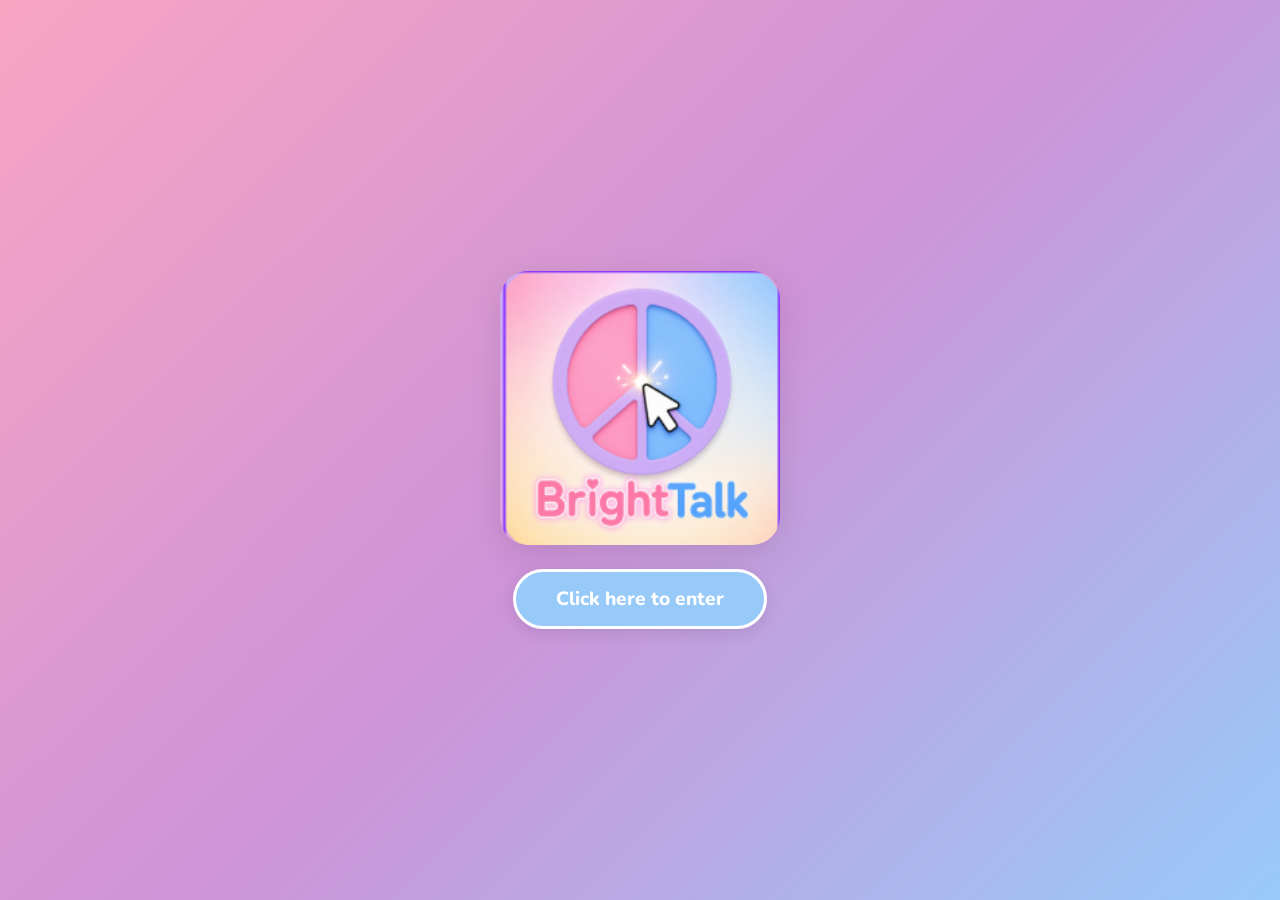
<file: BRIGHTTALK/index.html>
<!DOCTYPE html>
<html lang="en">
    <head>
        <meta charset="UTF-8">
        <meta name="viewport"  content="width=device-width, initial-scale=1.0">
        <title>BrightTalk</title>
        <link rel="stylesheet" href="style.css">
    </head>
    <body>
        <main class="landing">
            <img src="Images/Screenshot 2026-06-15 172137.png" alt="BrightTalk logo" class="logo-large">
            <a href="home.html" class="enter-btn"> Click here to enter</a>
        </main>
    </body>

</html>
</file>
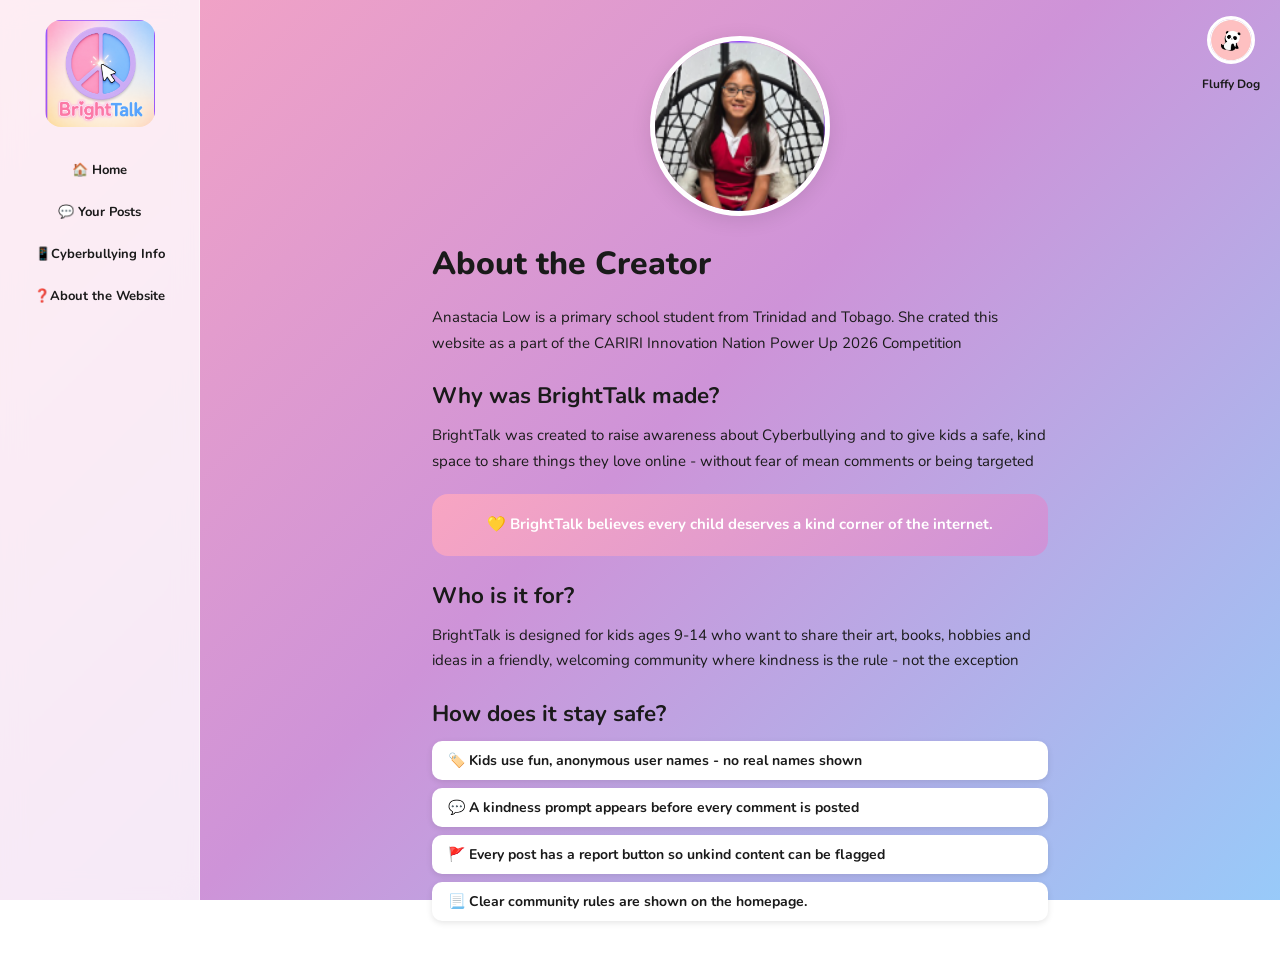
<file: BRIGHTTALK/about.html>
<!DOCTYPE html>
<html>
    <head>
        <meta charset="UTF-8">
        <meta name="viewport" content="width=device-width, initial-scale=1.0">
        <title>BrightTalk-About</title>
        <link rel="stylesheet" href="style.css">
    </head>

    <body>
        
        <div class="layout">

            <!-- SideBar Navigation -->
        <nav class="sidebar">
           <img src="Images/Screenshot 2026-06-15 172137.png" alt="BrightTalk Logo" class="logo-small"> 
           <a href="home.html">🏠 Home</a>
           <a href="forum.html">💬 Your Posts</a>
           <a href="cyberinfo.html">📱Cyberbullying Info</a>
           <a href="about.html">❓About the Website</a>
        </nav>

        <!-- Main Content -->
         <main class="content about-content"> 
            
            <img src="Images/Screenshot 2026-07-05 111158.png" alt="creator-photo" class="creator-photo">
            
            <h1>About the Creator</h1>
            <p>Anastacia Low is a primary school student from Trinidad and Tobago. She crated this website as a part of the CARIRI Innovation Nation Power Up 2026 Competition</p>

            <h2>Why was BrightTalk made?</h2>
            <p>BrightTalk was created to raise awareness about Cyberbullying and to give kids a safe, kind space to share things they love online - without fear of mean comments or being targeted</p>

            <div class="mission-box">
                <p>💛 BrightTalk believes every child deserves a kind corner of the internet.</p>
            </div>

            <h2>Who is it for?</h2>
            <p>BrightTalk is designed for kids ages 9-14 who want to share their art, books, hobbies and ideas in a friendly, welcoming community where kindness is the rule - not the exception</p>
            
            <h2>How does it stay safe?</h2>
            <ul class="safety-list">
                <li>🏷️ Kids use fun, anonymous user names - no real names shown </li>
                <li>💬 A kindness prompt appears before every comment is posted</li>
                <li>🚩 Every post has a report button so unkind content can be flagged</li>
                <li>📃 Clear community rules are shown on the homepage.</li>

            </ul>
         </main>

        <div class="user-avatar">
            <img src="Images/PANDA.png" alt="User avatar">
            <p>Fluffy Dog</p>
         </div>
        </div>

     </body>
</html>
</file>
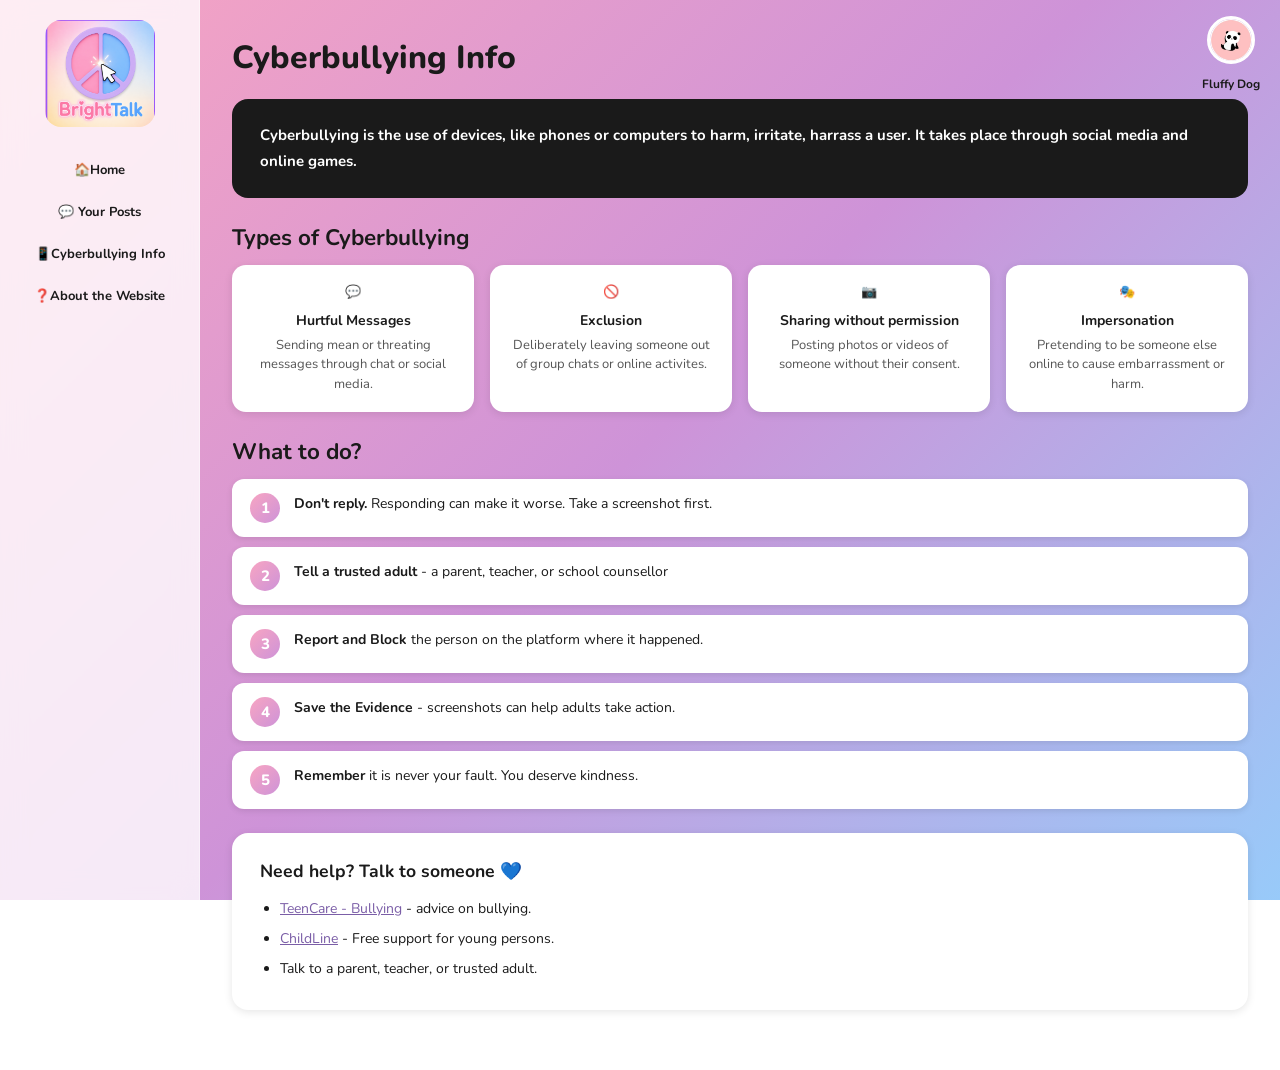
<file: BRIGHTTALK/cyberinfo.html>
<!DOCTYPE html>
<html>
    <head>
        <meta charset="UTF-8">
        <meta name="viewport" content="width=device-width, initial-scale=1.0">
        <title>BrightTalk-CyberInfo</title>
        <link rel="stylesheet" href="style.css">
    </head>

    <body>
        
        <div class="layout">

            <!-- SideBar Navigation -->
        <nav class="sidebar">
           <img src="Images/Screenshot 2026-06-15 172137.png" alt="BrightTalk Logo" class="logo-small"> 
           <a href="home.html">🏠Home</a>
           <a href="forum.html">💬 Your Posts</a>
           <a href="cyberinfo.html">📱Cyberbullying Info</a>
           <a href="about.html">❓About the Website</a>
        </nav>
      
        <!-- Main content -->
            <main class="content">
                <h1>Cyberbullying Info</h1>
                      
                <!-- Definition Box -->
                 <div class="info-box dark">
                    <p>Cyberbullying is the use of devices, like phones or computers to harm, irritate, harrass a user. It takes place through social media and online games. </p>

                 </div>
                   <!-- Types section -->
                    <h2>Types of Cyberbullying</h2>
                    <div class="types-grid">
                        <div class="type-card">
                            <p class="type-icon">💬</p>
                           <h3>Hurtful Messages</h3>
                           <p>Sending mean or threating messages through chat or social media.</p>
                            
                        </div>
                        <div class="type-card">
                            <p class="type-icon">🚫</p>
                            <h3>Exclusion</h3>
                            <p>Deliberately leaving someone out of group chats or online activites.</p>  
                        </div>
                        <div class="type-card">
                            <p class="type-icon">📷</p>
                            <h3>Sharing without permission</h3>
                            <p>Posting photos or videos of someone without their consent.</p>  
                        </div>
                        <div class="type-card">
                            <p class="type-icon">🎭</p>
                            <h3>Impersonation</h3>
                            <p>Pretending to be someone else online to cause embarrassment or harm.</p>
                        </div>
                    </div>
                        <!-- What to do section -->
                        <h2>What to do?</h2>
                            <div class="steps-list">
                                <div class="steps-item">
                                    <span class="step-number">1</span>
                                    <p><strong>Don't reply.</strong> Responding can make it worse. Take a screenshot first.</p>
                                </div>
                                <div class="steps-item">
                                    <span class="step-number">2</span>
                                    <p><strong>Tell a trusted adult</strong> - a parent, teacher, or school counsellor </p>
                                </div>
                                <div class="steps-item">
                                    <span class="step-number">3</span>
                                    <p><strong>Report and Block</strong> the person on the platform where it happened. </p>
                                </div>

                                <div class="steps-item">
                                    <span class="step-number">4</span>
                                    <p><strong>Save the Evidence</strong> - screenshots can help adults take action.</p>
                                </div>

                                <div class="steps-item">
                                    <span class="step-number">5</span>
                                    <p><strong>Remember</strong> it is never your fault. You deserve kindness.</p>
                                </div>    
                            </div>
     
    <!-- HELP RESOURCES -->
     <div class="info-box light">
       <h3>Need help? Talk to someone 💙 </h3>
       <ul>
        <li><a href="https:///health.gov.tt/teencarett/topics/bullying" target="_blank">TeenCare - Bullying</a> - advice on bullying.</li>
        <li><a href="https://childlinett.org" target="_blank">ChildLine</a> - Free support for young persons.</li>
        <li>Talk to a parent, teacher, or trusted adult.</li>
       </ul>
     </div>

            </main>
                    <!-- User Avatar (top right) -->
         <div class="user-avatar">
            <img src="Images/PANDA.png" alt="User avatar">
            <p>Fluffy Dog</p>
         </div>
      </div>
   </body>   
</html>
</file>
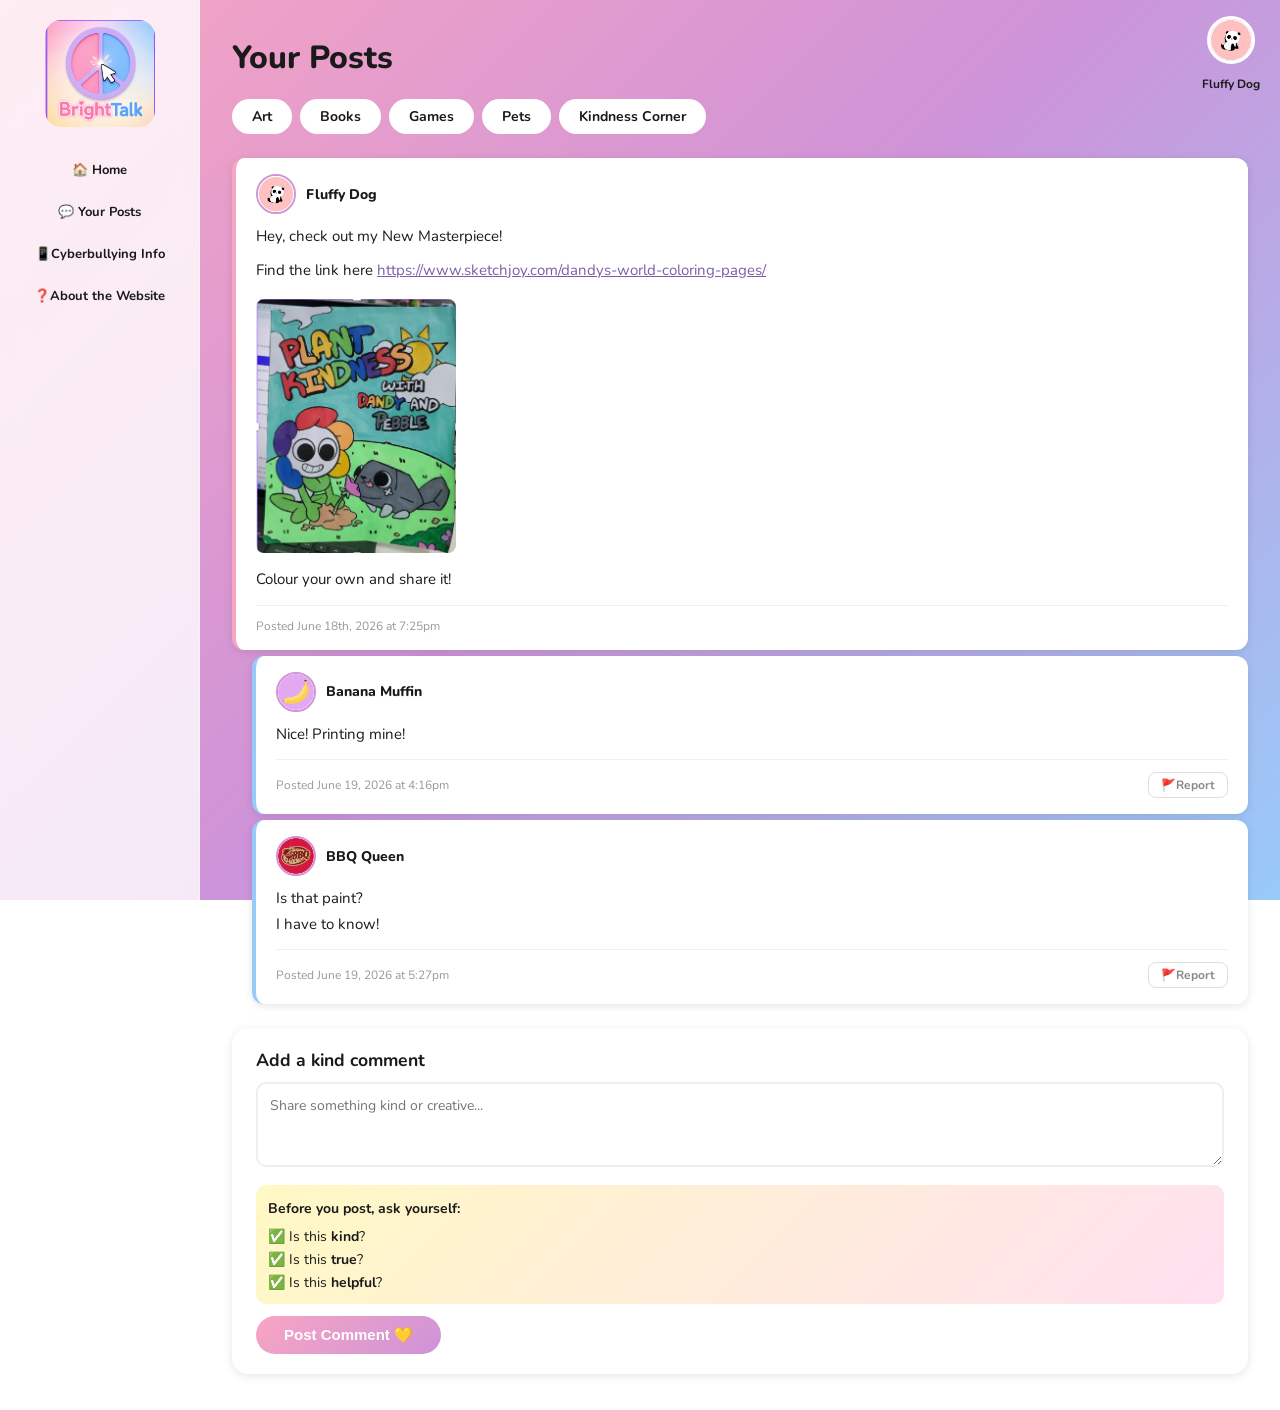
<file: BRIGHTTALK/Forum.html>
<!DOCTYPE html>
<html>
    <head>
        <meta charset="UTF-8">
        <meta name="viewport" content="width=device-width, initial-scale=1.0">
        <title>BrightTalk-Your Post</title>
        <link rel="stylesheet" href="style.css">
    </head>

    <body>
        
        <div class="layout">

            <!-- SideBar Navigation -->
        <nav class="sidebar">
           <img src="Images/Screenshot 2026-06-15 172137.png" alt="BrightTalk Logo" class="logo-small"> 
           <a href="home.html">🏠 Home</a>
           <a href="forum.html">💬 Your Posts</a>
           <a href="cyberinfo.html">📱Cyberbullying Info</a>
           <a href="about.html">❓About the Website</a>
        </nav>

        <!-- Main Content -->
        <main class="content">
         <h1>Your Posts</h1>

            <!-- Category Tabs -->
             <div class="category-tabs">
                <button class="tab Active">Art</button>
                <button class="tab">Books</button>
                <button class="tab">Games</button>
                <button class="tab">Pets</button>
                <button class="tab">Kindness Corner</button>
             </div>

             <!-- Post 1 -->
             <div class="post">
                    <div class="post-header">
                        <img src="Images/PANDA.png" alt="Fluffy Dog" class="post-avatar">
                        <strong class="post-username">Fluffy Dog</strong>
                    </div>
                    <div class="post-body">
                        <p>Hey, check out my New Masterpiece!</p>
                        <p>Find the link here <a href="https://www.sketchjoy.com/dandys-world-coloring-pages/" target="_blank">https://www.sketchjoy.com/dandys-world-coloring-pages/</a></p>
                        <img src="Images/Dandy & Pebble.png" alt="Dandy & Pebble" class="post-image">
                        <p>Colour your own and share it!</p>
                    </div>        
                    <div class="post-footer">
                        <span class="post-time">Posted June 18th, 2026 at 7:25pm</span>
                    </div>
                </div>
                    <!-- Reply 1 -->
                    <div class="post reply">
                        <div class="post-header">
                            <img src="Images/Banana.png" alt="Banana Muffin" class="post-avatar">
                            <strong class="post-username">Banana Muffin</strong>
                        </div>
                        <div class="post-body">
                            <p>Nice! Printing mine!</p>
                        </div>
                        <div class="post-footer">
                            <span class="post-time">Posted June 19, 2026 at 4:16pm</span>
                            <button class="report-btn" onclick="reportPost"(this)>🚩Report</button>
                        </div> 
                    </div>
                    <!-- Reply 2 -->
                    <div class="post reply">
                        <div class="post-header">
                            <img src="Images/BBQ.png" alt="BBQ Queen" class="post-avatar">
                            <strong class="post-username">BBQ Queen</strong>
                        </div>
                        <div class="post-body">
                            <p>Is that paint? <br> I have to know!</p>
                        </div>
                        <div class="post-footer">
                            <span class="post-time">Posted June 19, 2026 at 5:27pm</span>
                            <button class="report-btn" onclick="reportPost"(this)>🚩Report</button>
                        </div>
                        </div>
                                
                    <!-- Comment Form -->
                    <div class="comment-form">
                        <h3>Add a kind comment</h3>
                            <textarea id="comment-input" placeholder="Share something kind or creative..." rows="3"></textarea>
                                <div class="kindness-prompt" id="kindness-prompt">
                                <p>Before you post, ask yourself:</p>
                                <ul>
                                    <li>✅ Is this <strong>kind</strong>?</li>
                                    <li>✅ Is this <strong>true</strong>?</li>
                                    <li>✅ Is this <strong>helpful</strong>?</li>
                                    </ul>
                                </div>
                                <button class="post-btn" onclick="submitComment()">Post Comment 💛</button>
                    </div>
        </main>

        <!-- User Avatar (top right) -->
         <div class="user-avatar">
            <img src="Images/PANDA.png" alt="User avatar">
            <p>Fluffy Dog</p>
         </div>














        </div>
    </body>
</html>
</file>
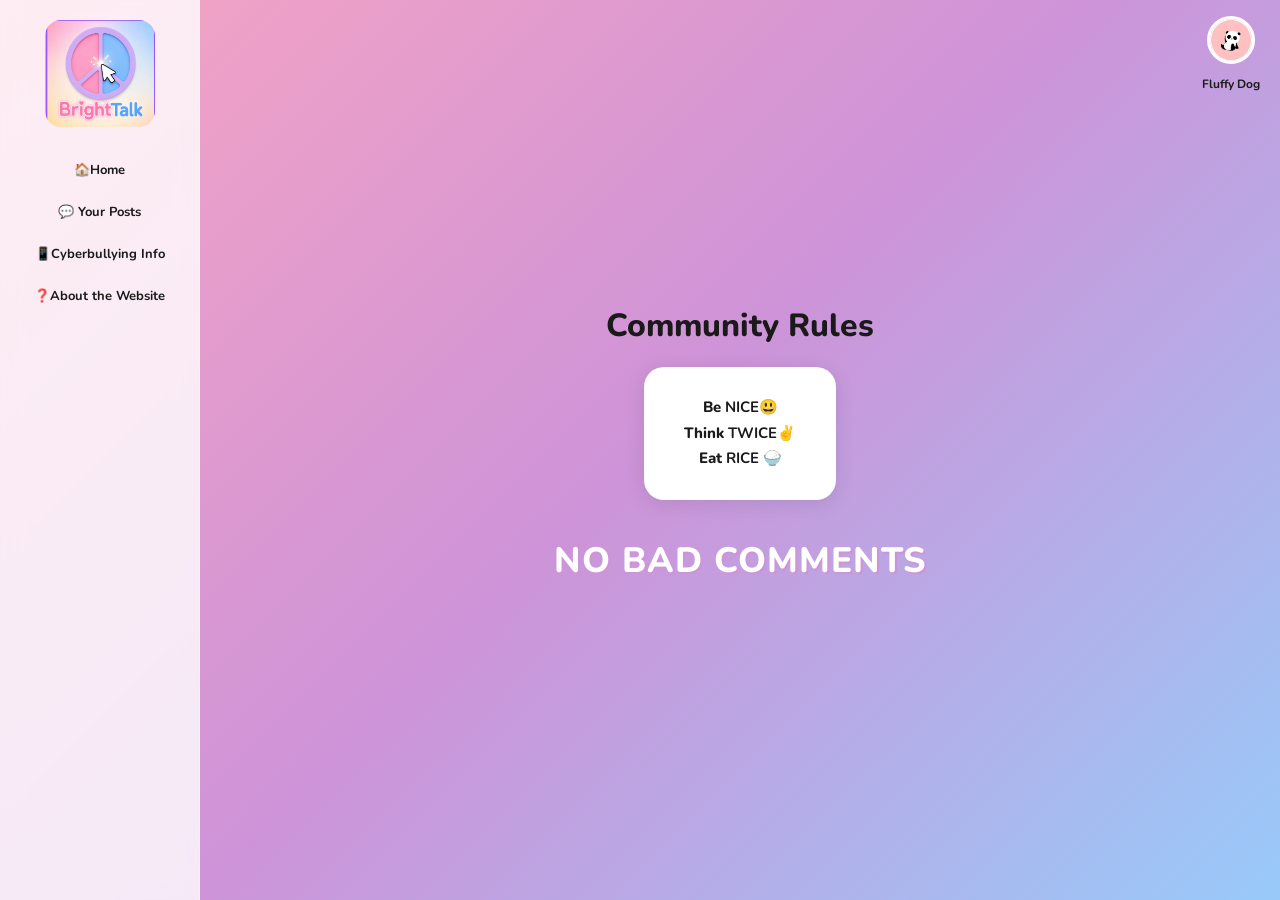
<file: BRIGHTTALK/home.html>
<!DOCTYPE html>
<html>
    <head>
        <meta charset="UTF-8">
        <meta name="viewport" content="width=device-width, initial-scale=1.0">
        <title>BrightTalk-Home</title>
        <link rel="stylesheet" href="style.css">
    </head>

    <body>
        
        <div class="layout">

            <!-- SideBar Navigation -->
        <nav class="sidebar">
           <img src="Images/Screenshot 2026-06-15 172137.png" alt="BrightTalk Logo" class="logo-small"> 
           <a href="home.html">🏠Home</a>
           <a href="forum.html">💬 Your Posts</a>
           <a href="cyberinfo.html">📱Cyberbullying Info</a>
           <a href="about.html">❓About the Website</a>
        </nav>
   

                <!-- MainContent -->
         <main class="content home">
            <h1>Community Rules</h1>

            <div class="rules-box">
                <p>Be <strong>NICE</strong>😃</p>
                <p>Think <strong>TWICE</strong>✌️</p>
                <p>Eat <strong>RICE</strong> 🍚</p>
                 </div>
                <h2 class="no-bad">NO BAD COMMENTS</h2>

           
         </main>

         <!-- User Avatar -->
          <div class="user-avatar">
            <img src="Images/PANDA.png" alt="Your Avatar">
            <p>Fluffy Dog</p>
        </div>
      </div>
    </body>
</html>
</file>
<file: BRIGHTTALK/style.css>
/* GOOOOOOOOOOOOOOOOOOOOOOOOOOOOOOOOOOOGLE */
@import url('https://fonts.googleapis.com/css2?family=Nunito:ital,wght@400;700;800&display=swap');


/* Color Variations */
:root{
    --pink:     #f8a5c2;    
    --lavender: #ce93d8;
    --blue:     #98caf9;
    --white:    #ffffff;
    --dark:     #1a1a1a;
    --sidebar:  #ffffffcc;
    --shadow:   rgba(0,0,0,0.1);

}

*{
    margin: 0;
    padding: 0;
    box-sizing: border-box;
}

body{
    font-family: 'Nunito',sans-serif;
    min-height: 100vh;
    background: linear-gradient(135deg,
        var(--pink)     0%,
        var(--lavender) 50%,
        var(--blue)     100%);
    background-attachment: fixed;
    color: var(--dark);

}


/* LANDING PAGE */
.landing{
    display: flex;
    flex-direction: column;
    align-items: center;
    justify-content: center;
    min-height: 100vh;
    gap: 24px;
    text-align: center;
    padding: 20px;
}


.logo-large{
    width: 280px;
    border-radius:28px ;
    box-shadow: 0 8px 32px var(--shadow);

}

.enter-btn{
    display: inline-block;
    background: var(--blue);
    color: var(--white);
    font-family: 'Nunito', sans-serif;
    font-size: 1.2rem;
    font-weight: 800;
    padding: 14px 40px;
    border-radius: 50px;
    text-decoration: none;
    border: 3px solid var(--white);
    transition: transform 0.2s, background 0.2s;
    box-shadow: 0 4px 16px var(--shadow);

}

.enter-btn:hover{
    background: var(--pink);
    transform: scale(1.05);
}


/* INNER PAGES LAYOUT */

.layout{
    display: flex;
    min-height: 100vh;
    position: relative;
}

.sidebar{
    width: 200px;
    min-height: 100vh;
    background: var(--sidebar);
    backdrop-filter: blur(12px);
    -webkit-backdrop-filter: blur(12px);
    display: flex;
    flex-direction: column;
    align-items: center;
    padding: 20px 10px;
    gap: 4px;
    position: sticky;
    top: 0;
    align-self: flex-start;
    flex-shrink: 0;
    border-right: 1px solid rgba(255,255,255,0.4);
}

.logo-small{
    width: 110px;
    margin-bottom: 20px;
    border-radius: 16px;
}
 .sidebar a {
    text-decoration: none;
    color: var(--dark);
    font-size: 13px;
    font-weight:700 ;
    padding: 10px 12px;
    border-radius:12px;
    width: 100%;
    text-align: center;
    transition: background 0.2s, color 0.2s;
 }

 .sidebar a:hover{
    background: var(--pink);
    color: var(--white);
 }

 /* Main Content */

.content{
    padding: 36px 32px;
    flex: 1;
    min-width: 0;
}

/* User Avatar (Top Right) */
.user-avatar{
    position: fixed;
    top: 16px;
    right: 20px;
    text-align: center;
}

.user-avatar img{
    width: 48px;
    height: 48px;
    border-radius: 50%;
    border: 3px solid var(--white);
    object-fit: cover;
}

.user-avatar p{
    font-size: 12px;
    font-weight: 700;
    color:  var(--dark);
    margin-top: 4px;
}

/* Typography */
h1{
    font-size: 2rem;
    font-weight: 800;
    color: var(--dark);
    margin-bottom: 20px;
}

h2{
    font-size: 1.4rem;
    font-weight: 700;
    color: var(--dark);
    margin: 24px 0 12px;
}

h3{
    font-size: 1.1rem;
    font-weight: 700;
    color: var(--dark);
    margin-bottom: 10px;
}

p{
    font-size: 15px;
    line-height: 1.7;
}

a{
    color: #7b5ea7;
}

/* HOMEPAGE - COMMUNITY RULES */
.content.home{
    display: flex;
    flex-direction: column;
    align-items: center;
    justify-content: center;
    text-align: center;
}

.rules-box{
    background: var(--white);
    border-radius: 20px;
    padding: 28px 40px;
    font-size: 1.8rem;
    font-weight: 800;
    line-height: 2;
    display: inline-block;
    margin-bottom: 20px;
    box-shadow: 0 4px 20px var(--shadow);
}

.no-bad{
    font-size: 2.2rem;
    font-weight: 800;
    color: var(--white);
    text-shadow: 2px 2px 0px var(--lavender);
    margin-top: 16px;
    letter-spacing: 1px;
}

/* FORUM PAGE */

/* CATEGORY TABS */
.category-tabs{
    display: flex;
    flex-wrap: wrap;
    gap: 8px;
    margin-bottom: 24px;
}

.tab{
    background: var(--white);
    border: 2px solid transparent;
    border-radius: 50px;
    padding: 6px 18px;
    font-family: 'Nunito', sans-serif;
    font-size: 14px;
    font-weight: 700;
    cursor: pointer;
    transition: all 0.2s;
    color: var(--dark);
}

.tab:hover,
.tab.active {
    background: var(--pink);
    color: var(--white);
    border-color: var(--white);
}

/* POSTS CARDS*/
.post{
    background: var(--white);
    border-radius: 12px;
    padding: 16px 20px;
    margin-bottom: 6px;
    border-left: 4px solid var(--pink);
    box-shadow: 0 2px 8px var(--shadow);
}

.post.reply{
    border-left-color: var(--blue);
    margin-left: 20px;
}

.post-header {
    display: flex;
    align-items: center;
    gap: 10px;
    margin-bottom: 10px;
}

.post-avatar{
    width: 40px;
    height: 40px;
    border-radius: 50%;
    object-fit: cover;
    border: 2px solid var(--lavender);
}

.post-username{
    font-weight: 800;
    font-size: 14px;
    color: var(--dark);
}

.post-body p{
    margin-bottom: 8px;
}

.post-image{
    max-width: 200px;
    border-radius: 8px;
    margin: 8px 0;
}

.post-footer{
    display: flex;
    justify-content: space-between;
    align-items: center;
    margin-top: 12px;
    padding-top: 12px;
    border-top: 1px solid #f0f0f0;
}

.post-time{
    font-size: 12px;
    color: #999;
}

/* Report BTN */

.report-btn{
    font-size: 12px;
    background: none;
    border: 1px solid #ddd;
    border-radius: 8px;
    padding: 4px 12px;
    cursor: pointer;
    font-family: 'Nunito', sans-serif;
    font-weight: 700;
    color: #888;
    transition: all 0.2s;
}

.report-btn:hover{
    background: #fff0f0;
    border-color: var(--pink);
    color: #c0392b;
}

/* Comment Form */
.comment-form{
    background: var(--white);
    border-radius: 16px;
    padding: 20px 24px;
    margin-top: 24px;
    box-shadow: 0 2px 8px var(--shadow);
}


.comment-form textarea{
    width: 100%;
    border:  2px solid #eee;
    border-radius: 10px;
    padding: 12px;
    font-family: 'Nunito', sans-serif;
    font-size: 14px;
    resize: vertical;
    margin-bottom: 12px;
    outline: none;
    transition: border-color 0.2s;
}

.comment-form textarea:focus {
     border-color: var(--lavender);
}

/* Kindness Prompt */
.kindness-prompt{
    background: linear-gradient(135deg, #fff9c4, #ffe0f0);
    border-radius: 10px;
    padding: 12px;
    margin-bottom: 12px;
    border-left: 4px solid var(--pinkpink);
    font-size: 14px;
}

.kindness-prompt p{
    font-weight: 700;
    margin-bottom: 6px ;
    font-size: 14px;
}

.kindness-prompt ul{
    list-style: none;
    padding: 0;
    display: flex;
    flex-direction: column;
    gap: 4px;
}

/* Post Btn */
.post-btn{
    background: linear-gradient(135deg, var(--pink), var(--lavender));
    color: var(--white);
    border: none;
    border-radius: 50px;
    padding: 10px 28px;
    font-size: 15px;
    font-weight: 800;
    cursor: pointer;
    transition: transform 0.2s, opacity 0.2s ;
}

.post-btn:hover{
    transform: scale(1.03);
    opacity: 0.9;
}

/* About Page */
.about-content{
    text-align: center;
    max-width: 680px;
    margin: 0 auto;
}

.about-content h1, .about-content h2{
    text-align: left;
}

.about-content p{
    text-align: left;
    margin-bottom: 12px;
}

.creator-photo {
    width: 180px;
    height: 180px;
    border-radius: 50%;
    object-fit: cover;
    border: 5px solid var(--white);
    box-shadow: 0 4px 20px var(--shadow);
    margin-bottom: 20px;
}

.mission-box{
    background: linear-gradient(135deg, var(--pink), var(--lavender));
    border-radius: 16px;
    padding: 18px 24px;
    margin: 20px 0;
    color: var(--white);
    font-size: 1.1rem;
    font-weight: 700;
    text-align: center;
}

.mission-box p{
    color: var(--white);
    margin: 0;
    text-align: center;
}

.safety-list {
    list-style: none;
    padding: 0;
    text-align: left;
}

.safety-list li{
    background: var(--white);
    border-radius: 10px;
    padding: 10px 16px;
    margin-bottom: 8px;
    font-size: 14px;
    font-weight: 700;
    box-shadow: 0 2px 6px var(--shadow);
}

/* Cyber Info Page */
.info-box{
    border-radius: 16px;
    padding: 24px 28px;
    margin-bottom: 24px;
    font-size: 1rem;
    font-weight: 700;
    line-height: 1.7;
}

.info-box.dark{
    background: var(--dark);
    color: var(--white);
}

.info-box.light{
    background: var(--white);
    color: var(--dark);
    box-shadow: 0 2px 8px var(--shadow);
}

.info-box.light ul{
    padding-left: 20px;
    margin-top: 10px;
}

.info-box.light li{
    margin-bottom: 6px;
    font-size: 14px;
    font-weight: 400;
}

/* Types Grid */
.types-grid{
    display: grid;
    grid-template-columns: repeat(auto-fit, minmax(180px,1fr));
    gap: 16px;
    margin-bottom: 24px;

}

.type-card{
    background: var(--white);
    border-radius: 14px;
    padding: 18px 16px;
    text-align: center;
    box-shadow: 0 2px 8px var(--shadow);
}

.type-icon{
    font-size: 2rem;
    margin-bottom: 8px;
}

.type-card h3{
    font-size: 14px;
    margin-bottom: 6px;
}

.type-card p{
    font-size: 13px;
    color: #555;
    line-height: 1.5;
}

/* Steps Lists */
.steps-list{
    display: flex;
    flex-direction: column;
    margin-bottom: 24px;
    gap: 10px;
}

.steps-item{
    background: var(--white);
    border-radius: 12px;
    padding: 14px 18px;
    display: flex;
    align-items: flex-start;
    gap: 14px;
    box-shadow: 0 2px 6px var(--shadow);
}

.step-number{
    background: linear-gradient(135deg, var(--pink), var(--lavender));
    color: var(--white);
    font-weight: 800;
    font-size: 15px;
    width: 30px;
    height: 30px;
    border-radius: 50%;
    display: flex;
    align-items: center;
    justify-content: center;
    flex-shrink: 0;
}

.steps-item p{
    font-size: 14px;
    line-height: 1.6;
}
</file>
